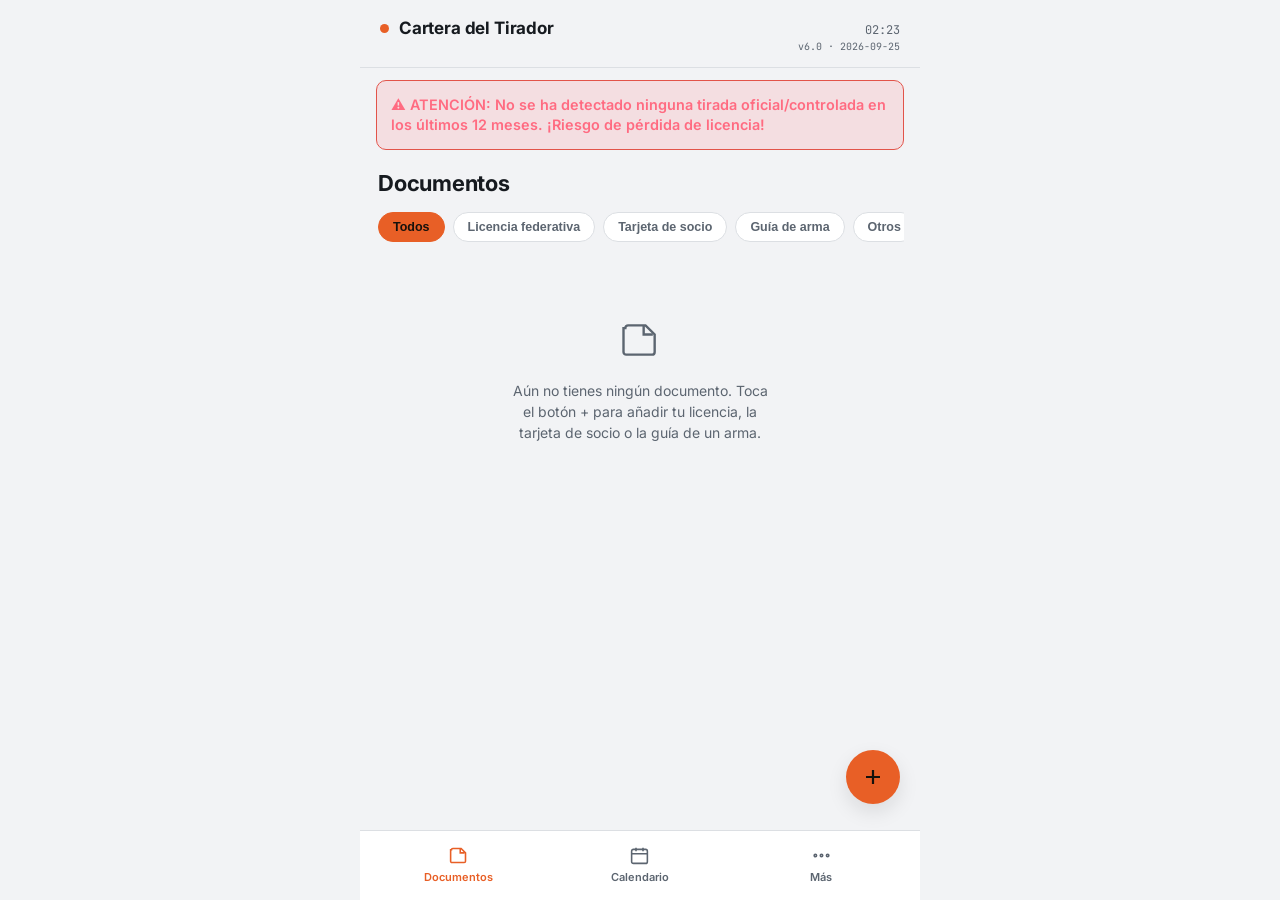
<file: index.html>
<!DOCTYPE html>
<html lang="es">
<head>
<meta charset="UTF-8">
<meta name="viewport" content="width=device-width, initial-scale=1, viewport-fit=cover">
<meta name="apple-mobile-web-app-capable" content="yes">
<meta name="apple-mobile-web-app-status-bar-style" content="black-translucent">
<meta name="theme-color" content="#10141a">
<title data-i18n="app_name">Cartera del Tirador</title>
<link rel="manifest" href="./manifest.json">
<link rel="apple-touch-icon" href="./icons/icon-180.png">
<link rel="icon" type="image/png" sizes="192x192" href="./icons/icon-192.png">
<link rel="preconnect" href="https://fonts.googleapis.com">
<link href="https://fonts.googleapis.com/css2?family=Inter:wght@400;500;600;700&family=JetBrains+Mono:wght@400;500;700;800&display=swap" rel="stylesheet">
<link rel="stylesheet" href="./css/styles.css">
</head>
<body>
<div id="app">

  <header class="top">
    <div class="brand"><span class="dot"></span><h1 data-i18n="app_name">Cartera del tirador</h1></div>
    <div style="display:flex; flex-direction:column; align-items:flex-end; gap:2px;">
      <span class="sub" id="clock">--:--</span>
      <span id="appVersion" style="font-size:10px; color:var(--text-dim); font-family:'JetBrains Mono', monospace;">v?</span>
    </div>
  </header>

  <div id="alerta-obligatoria" class="alerta-caducitat" data-i18n="alert_license">
    ⚠️ ATENCIÓN: No se ha detectado ninguna tirada oficial/controlada en los últimos 12 meses. ¡Riesgo de pérdida de licencia!
  </div>

  <main>

    <!-- ============ DOCUMENTS ============ -->
    <section class="view active" id="view-docs">
      <div class="section-head"><h2 data-i18n="docs_title">Documentos</h2></div>
      <div class="chips" id="chips"></div>
      <div id="docGridWrap"></div>
    </section>

    <!-- ============ CALENDARI ============ -->
    <section class="view" id="view-calendar">
      <div class="section-head">
        <h2 data-i18n="cal_title">Calendario</h2>
        <button class="btn-primary" id="addEventBtn" style="width:auto; padding:8px 14px; font-size:13px;" data-i18n="cal_add">+ Añadir</button>
      </div>

      <div style="display:flex; gap:8px; margin-bottom:14px;">
        <button class="btn-secondary" id="ocrBtn" style="margin:0; flex:1;" data-i18n="cal_import_file">📎 Importar (PDF/Excel/foto)</button>
        <button class="btn-secondary" id="pasteBtn" style="margin:0; flex:1;" data-i18n="cal_paste_text">📋 Pegar texto</button>
      </div>
      <input type="file"
        accept=".pdf,.xlsx,.xls,.csv,.ods,.txt,image/*,application/pdf,application/vnd.openxmlformats-officedocument.spreadsheetml.sheet,application/vnd.ms-excel,text/csv,text/plain"
        id="ocrFile" style="display:none;">

      <div class="card" style="padding:14px;">
        <div style="display:flex; justify-content:space-between; align-items:center; margin-bottom:10px;">
          <button id="prevMonth" class="theme-btn" style="flex:0 0 40px;">‹</button>
          <div id="monthLabel" style="font-weight:700; font-size:15px;"></div>
          <button id="nextMonth" class="theme-btn" style="flex:0 0 40px;">›</button>
        </div>
        <div id="calendarGrid" class="cal-grid"></div>
      </div>

      <div class="cal-legend">
        <span><i style="background:#1e90ff"></i><span data-i18n="cal_legend_controlada">Controlada</span></span>
        <span><i style="background:#2ed573"></i><span data-i18n="cal_legend_oficial">Oficial</span></span>
        <span><i style="background:#9b5de5"></i><span data-i18n="cal_legend_categoria">Categoría</span></span>
        <span><i style="background:#f15bb5"></i><span data-i18n="cal_legend_avis">Aviso</span></span>
        <span><i style="background:#ff6a2b"></i><span data-i18n="cal_legend_llicencia_f">Licencia F</span></span>
      </div>

      <div id="calFilters"></div>

      <div class="section-head"><h2 style="font-size:16px;" data-i18n="cal_upcoming">Próximos eventos</h2></div>
      <div id="upcomingList"></div>

      <div class="section-head"><h2 style="font-size:16px;" data-i18n="cal_history">Historial</h2></div>
      <div id="historyList"></div>
    </section>

    <!-- ============ MÉS ============ -->
    <section class="view" id="view-more">
        <div class="section-head"><h2 data-i18n="more_title">Más</h2></div>
        <div class="card">
            <div class="card-title" data-i18n="sec_title">Seguridad</div>
            <div id="secStatus" class="card-text">—</div>
            <button class="btn-primary" id="secSetupBtn" data-i18n="sec_setup">Configurar PIN</button>
            <button class="btn-secondary" id="secBioBtn" style="display:none;" data-i18n="sec_enable_bio">Activar Face ID / Touch ID</button>
            <button class="btn-secondary" id="secRemoveBtn" style="display:none; color:var(--danger); border-color:var(--danger);" data-i18n="sec_remove">Quitar PIN</button>
        </div>
                                                                                          
        <div class="card">
            <div class="card-title" data-i18n="more_language">Idioma</div>
            <div class="theme-row" id="langRow">
                <button class="theme-btn" data-lang="es">Español</button>
                <button class="theme-btn" data-lang="ca">Català</button>
            </div>
        </div>

        <div class="card">
            <div class="card-title" data-i18n="more_folder">Carpeta de guardado</div>
            <div id="folderStatus" class="card-text" data-i18n="more_folder_none">Ninguna carpeta configurada...</div>
            <button class="btn-primary" id="pickFolderBtn" data-i18n="more_folder_pick">Elegir carpeta</button>
            <button class="btn-secondary" id="clearFolderBtn" data-i18n="more_folder_clear">Quitar carpeta</button>
        </div>

        <div class="card">
            <div class="card-title" data-i18n="more_notif">Recordatorios</div>
            <div id="notifStatus" class="card-text">—</div>
            <button class="btn-primary" id="askNotifBtn" data-i18n="more_notif_ask">Activar notificaciones</button>
            <button class="btn-secondary" id="testNotifBtn" data-i18n="more_notif_test">Prueba de notificación</button>
        </div>

        <div class="card">
            <div class="card-title" data-i18n="more_theme">Apariencia</div>
            <div class="theme-row">
                <button class="theme-btn" data-theme="auto" data-i18n="more_theme_auto">Auto</button>
                <button class="theme-btn" data-theme="dark" data-i18n="more_theme_dark">Oscuro</button>
                <button class="theme-btn" data-theme="light" data-i18n="more_theme_light">Claro</button>
            </div>
        </div>

        <div class="card">
            <div class="card-title" data-i18n="more_backup">Copia de seguridad</div>
            <div class="card-text" data-i18n="more_backup_desc">Exporta todos los documentos y eventos en un solo archivo JSON.</div>
            <button class="btn-primary" id="exportBtn" data-i18n="more_backup_export">Exportar copia</button>
            <button class="btn-secondary" id="importBtn" data-i18n="more_backup_import">Importar copia</button>
            <input type="file" accept="application/json,.json" id="importFile" style="display:none;">
        </div>

        <div class="card">
            <div class="card-title" data-i18n="more_update">Actualizaciones</div>
            <div id="updateStatus" class="card-text">—</div>
            <button class="btn-primary" id="checkUpdateBtn" data-i18n="more_update_check">Buscar actualizaciones</button>
        </div>

              <!-- SEGURETAT -->
      <div class="card">
        <div class="card-title" data-i18n="sec_title">Seguridad</div>
        <div id="secStatus" class="card-text">—</div>
        <button class="btn-primary" id="secSetupBtn" data-i18n="sec_setup">Configurar PIN</button>
        <button class="btn-secondary" id="secBioBtn" style="display:none;" data-i18n="sec_enable_bio">Activar Face ID / Touch ID</button>
        <button class="btn-secondary" id="secRemoveBtn" style="display:none; color:var(--danger); border-color:var(--danger);" data-i18n="sec_remove">Quitar PIN</button>
      </div>

      <!-- AUTO-BACKUP -->
      <div class="card">
        <div class="card-title" data-i18n="backup_auto_title">Copia de seguridad automática</div>
        <div id="autoBackupStatus" class="card-text">—</div>
        <label style="display:flex; align-items:center; gap:10px; margin-bottom:12px;">
          <input type="checkbox" id="autoBackupToggle" style="width:auto;">
          <span data-i18n="backup_auto_enable">Activar backup semanal</span>
        </label>
        <button class="btn-secondary" id="backupNowBtn" data-i18n="backup_now">Hacer backup ahora</button>
      </div>

      <!-- COMPRESSIÓ D'IMATGES -->
      <div class="card">
        <div class="card-title" data-i18n="img_compress_title">Compresión de imágenes</div>
        <div class="card-text" data-i18n="img_compress_desc">Reduce el tamaño de las fotos antes de guardarlas. Ahorra espacio.</div>
        <div class="theme-row" id="compressRow">
          <button class="theme-btn" data-compress="off" data-i18n="img_off">Sin comprimir</button>
          <button class="theme-btn" data-compress="medium" data-i18n="img_medium">Media</button>
          <button class="theme-btn" data-compress="high" data-i18n="img_high">Alta</button>
        </div>
      </div>

        <div class="card">
            <div class="card-title" data-i18n="more_danger">Zona de peligro</div>
            <div class="card-text" data-i18n="more_danger_desc">Borrar todos los documentos y eventos de este dispositivo.</div>
            <button class="btn-secondary" id="wipeBtn" style="color:var(--danger); border-color:var(--danger);" data-i18n="more_danger_btn">Borrar todo</button>
        </div>
    </section>

  </main>

  <nav class="tabbar">
    <button class="tab-btn active" data-view="docs">
      <svg viewBox="0 0 24 24"><path d="M4 5.5C4 4.67 4.67 4 5.5 4H15l5 5v9.5c0 .83-.67 1.5-1.5 1.5h-14C3.67 20 3 19.33 3 18.5v-13z"/><path d="M14 4v5h5"/></svg>
      <span data-i18n="tab_docs">Documentos</span>
    </button>
    <button class="tab-btn" data-view="calendar">
      <svg viewBox="0 0 24 24"><rect x="3" y="5" width="18" height="16" rx="2"/><path d="M3 10h18M8 3v4M16 3v4"/></svg>
      <span data-i18n="tab_calendar">Calendario</span>
    </button>
    <button class="tab-btn" data-view="more">
      <svg viewBox="0 0 24 24"><circle cx="5" cy="12" r="1.4"/><circle cx="12" cy="12" r="1.4"/><circle cx="19" cy="12" r="1.4"/></svg>
      <span data-i18n="tab_more">Más</span>
    </button>
  </nav>

  <button class="fab" id="fabAdd" title="Add">
    <svg viewBox="0 0 24 24"><path d="M12 5v14M5 12h14"/></svg>
  </button>

  <!-- Overlay: afegir document -->
  <div class="overlay" id="addOverlay">
    <div class="sheet">
      <div class="sheet-handle"></div>
      <h3 data-i18n="docs_add">Añadir documento</h3>
      <div class="field">
        <label data-i18n="docs_field_cat">Categoría</label>
        <select id="fCategory">
          <option value="Llicència" data-i18n="docs_cat_licencia">Licencia federativa</option>
          <option value="Soci" data-i18n="docs_cat_soci">Tarjeta de socio</option>
          <option value="Arma" data-i18n="docs_cat_arma">Guía de arma</option>
          <option value="Altres" data-i18n="docs_cat_altres">Otros</option>
        </select>
      </div>
      <div class="field">
        <label data-i18n="docs_field_title">Título</label>
        <input type="text" id="fTitle" data-i18n-ph="docs_field_title_ph" placeholder="Ej: Guía Beretta 92FS">
      </div>
      <div class="field">
        <label data-i18n="docs_field_images">Imágenes</label>
        <div id="previewWrap"></div>
        <div class="capture-row">
          <label class="capture-btn">
            <svg viewBox="0 0 24 24"><path d="M4 8a2 2 0 0 1 2-2h1l1.2-1.6A1 1 0 0 1 9 4h6a1 1 0 0 1 .8.4L17 6h1a2 2 0 0 1 2 2v10a2 2 0 0 1-2 2H6a2 2 0 0 1-2-2V8z"/><circle cx="12" cy="13" r="3.4"/></svg>
            <span data-i18n="docs_take_photo">Hacer foto</span>
            <input type="file" accept="image/*" capture="environment" id="fileCamera" style="display:none;">
          </label>
          <label class="capture-btn">
            <svg viewBox="0 0 24 24"><path d="M12 16V4M12 4l-4 4M12 4l4 4"/><path d="M4 16v3a2 2 0 0 0 2 2h12a2 2 0 0 0 2-2v-3"/></svg>
            <span data-i18n="docs_upload">Subir imágenes</span>
            <input type="file" accept="image/*" multiple id="fileUpload" style="display:none;">
          </label>
        </div>
        <div class="field-hint" data-i18n="docs_images_hint">Puedes añadir más de una.</div>
      </div>
      <button class="btn-primary" id="saveDocBtn" disabled data-i18n="docs_save">Guardar documento</button>
      <button class="btn-secondary" id="cancelDocBtn" data-i18n="docs_cancel">Cancelar</button>
    </div>
  </div>

  <!-- Overlay: afegir/editar esdeveniment -->
  <div class="overlay" id="eventOverlay">
    <div class="sheet">
      <div class="sheet-handle"></div>
      <h3 id="eventSheetTitle" data-i18n="cal_event_title">Añadir evento</h3>
      <div class="field">
        <label data-i18n="cal_event_type">Tipo</label>
        <select id="evType">
          <option value="controlada" data-i18n="ev_controlada">Tirada controlada</option>
          <option value="oficial" data-i18n="ev_oficial">Tirada oficial</option>
          <option value="categoria" data-i18n="ev_categoria">Tirada para subir de categoría</option>
          <option value="llicencia-f" data-i18n="ev_llicencia_f">Licencia F (obtención)</option>
          <option value="avis" data-i18n="ev_avis">Aviso / tirada programada</option>
        </select>
      </div>
      <div class="field">
        <label data-i18n="cal_event_date">Fecha</label>
        <input type="date" id="evDate" required>
      </div>
      <div class="field">
        <label data-i18n="cal_event_name">Título</label>
        <input type="text" id="evTitle" data-i18n-ph="cal_event_name_ph" placeholder="Ej: Tirada Club Sabadell">
      </div>
      <div class="field">
        <label data-i18n="cal_event_notes">Notas (opcional)</label>
        <input type="text" id="evNotes" data-i18n-ph="cal_event_notes_ph" placeholder="Observaciones...">
      </div>
      <div class="field" style="display:flex; align-items:center; gap:10px;">
        <input type="checkbox" id="evReminder" style="width:auto;">
        <label for="evReminder" style="margin:0;" data-i18n="cal_event_reminder">Recordatorio en el teléfono</label>
      </div>
      <div class="field" id="reminderDaysField" style="display:none;">
        <label data-i18n="cal_event_days_before">Días de antelación</label>
        <input type="number" id="evReminderDays" value="3" min="0" max="30">
      </div>
      <button class="btn-primary" id="saveEventBtn" data-i18n="cal_event_save">Guardar</button>
      <button class="btn-secondary" id="icsEventBtn" style="display:none;" data-i18n="cal_event_ics">Añadir al calendario del teléfono</button>
      <button class="btn-secondary" id="deleteEventBtn" style="display:none; color:var(--danger); border-color:var(--danger);" data-i18n="cal_event_delete_btn">Eliminar evento</button>
      <button class="btn-secondary" id="cancelEventBtn" data-i18n="cal_cancel">Cancelar</button>
    </div>
  </div>

  <!-- Overlay OCR -->
  <div class="overlay" id="ocrOverlay">
    <div class="sheet" style="text-align:center;">
      <div class="sheet-handle"></div>
      <h3 data-i18n="ocr_reading">Leyendo el calendario…</h3>
      <div id="ocrStatus" style="color:var(--text-dim); font-size:13.5px; margin:16px 0;" data-i18n="ocr_preparing">Preparando…</div>
      <div id="ocrProgress" style="font-size:28px; font-weight:700; color:var(--accent); font-family:'JetBrains Mono', monospace;"></div>
      <div style="font-size:11.5px; color:var(--text-dim); margin-top:18px;" data-i18n="ocr_wait">Puede tardar unos segundos. No cierres la app.</div>
    </div>
  </div>

  <!-- Overlay enganxar text -->
  <div class="overlay" id="pasteOverlay">
    <div class="sheet">
      <div class="sheet-handle"></div>
      <h3 data-i18n="ocr_paste_title">Pegar texto del calendario</h3>
      <div class="field-hint" style="margin-bottom:10px;" data-i18n="ocr_paste_hint">
        Abre el PDF o la web del club, selecciona todo el texto, cópialo y pégalo aquí.
      </div>
      <div class="field">
        <textarea id="pasteText" rows="10"
          style="width:100%; background:var(--surface-2); border:1px solid var(--border);
                 border-radius:10px; padding:10px; color:var(--text);
                 font-family:'JetBrains Mono', monospace; font-size:12px;"
          data-i18n-ph="ocr_paste_ph" placeholder="Pega aquí el texto…"></textarea>
      </div>
      <button class="btn-primary" id="pasteAnalyzeBtn" data-i18n="ocr_analyze">Analizar</button>
      <button class="btn-secondary" id="pasteCancelBtn" data-i18n="cal_cancel">Cancelar</button>
    </div>
  </div>

  <!-- Previsualització d'esdeveniments detectats -->
  <div class="overlay" id="ocrPreviewOverlay">
    <div class="sheet" style="max-height:92vh;">
      <div class="sheet-handle"></div>
      <h3 data-i18n="ocr_detected">Eventos detectados</h3>
      <div id="ocrPreviewInfo" style="font-size:12px; color:var(--text-dim); margin-bottom:12px;"></div>
      <div style="display:flex; gap:6px; margin-bottom:10px;">
        <button class="theme-btn" id="ocrSelectAll" style="flex:1; font-size:11.5px;" data-i18n="ocr_select_all">Todos</button>
        <button class="theme-btn" id="ocrSelectNone" style="flex:1; font-size:11.5px;" data-i18n="ocr_select_none">Ninguno</button>
      </div>
      <div id="ocrPreviewList" style="max-height:55vh; overflow-y:auto;
        border:1px solid var(--border); border-radius:10px; margin-bottom:14px;"></div>
      <button class="btn-primary" id="ocrSaveBtn" data-i18n="ocr_add_selected">Añadir seleccionados</button>
      <button class="btn-secondary" id="ocrCancelBtn" data-i18n="cal_cancel">Cancelar</button>
    </div>
  </div>

  <!-- Viewer -->
  <div class="viewer" id="viewer">
    <div class="viewer-top">
      <button id="viewerClose"><svg viewBox="0 0 24 24"><path d="M6 6l12 12M18 6L6 18"/></svg></button>
      <button id="viewerDelete"><svg viewBox="0 0 24 24" stroke="#e2544a"><path d="M4 7h16M9 7V5a1 1 0 0 1 1-1h4a1 1 0 0 1 1 1v2M6 7l1 13a2 2 0 0 0 2 2h6a2 2 0 0 0 2-2l1-13"/></svg></button>
    </div>
    <div class="viewer-body"><div class="viewer-gallery" id="viewerGallery"></div></div>
    <div class="viewer-dots" id="viewerDots"></div>
    <div class="viewer-foot">
      <div class="cat" id="viewerCat"></div>
      <div class="title" id="viewerTitle"></div>
    </div>
  </div>

  <div class="toast" id="toast"></div>
</div>

<script type="module" src="./js/app.js"></script>
<script>
  if ('serviceWorker' in navigator) {
    window.addEventListener('load', () => {
      navigator.serviceWorker.register('./service-worker.js')
        .catch(err => console.warn('SW:', err));
    });
  }
</script>
</body>
</html>
</file>
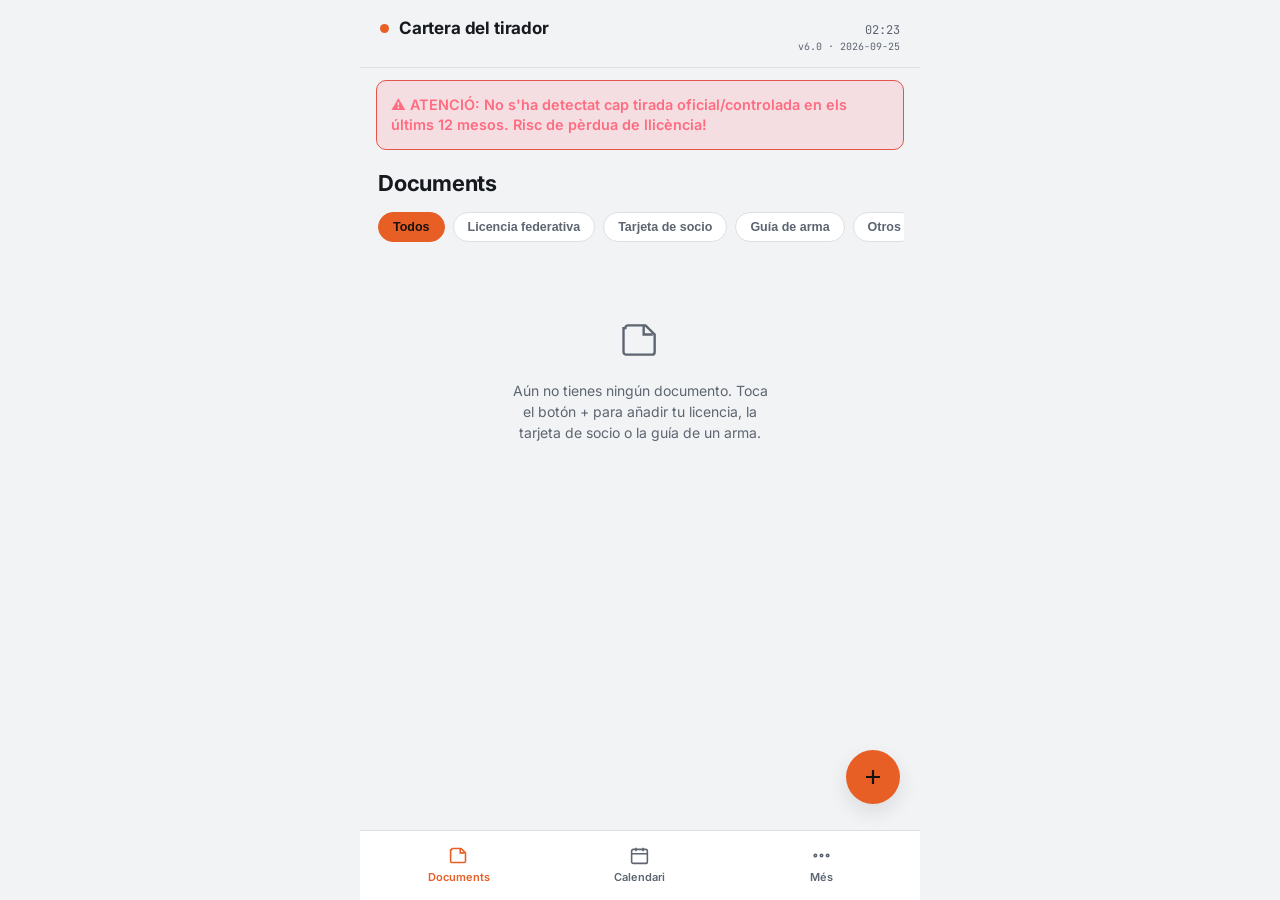
<file: index_old.html>
<!DOCTYPE html>
<html lang="ca">
<head>
<meta charset="UTF-8">
<meta name="viewport" content="width=device-width, initial-scale=1, viewport-fit=cover">
<meta name="apple-mobile-web-app-capable" content="yes">
<meta name="apple-mobile-web-app-status-bar-style" content="black-translucent">
<meta name="theme-color" content="#10141a">
<title>Cartera del Tirador</title>
<link rel="manifest" href="./manifest.json">
<link rel="apple-touch-icon" href="./icons/icon-180.png">
<link rel="icon" type="image/png" sizes="192x192" href="./icons/icon-192.png">
<link rel="preconnect" href="https://fonts.googleapis.com">
<link href="https://fonts.googleapis.com/css2?family=Inter:wght@400;500;600;700&family=JetBrains+Mono:wght@400;500;700;800&display=swap" rel="stylesheet">
<link rel="stylesheet" href="./css/styles.css">
</head>
<body>
<div id="app">

  <header class="top">
  <div class="brand"><span class="dot"></span><h1>Cartera del tirador</h1></div>
  <div style="display:flex; flex-direction:column; align-items:flex-end; gap:2px;">
    <span class="sub" id="clock">--:--</span>
    <span id="appVersion" style="font-size:10px; color:var(--text-dim); font-family:'JetBrains Mono', monospace;">v?</span>
  </div>
</header>

  <div id="alerta-obligatoria" class="alerta-caducitat">
    ⚠️ ATENCIÓ: No s'ha detectat cap tirada oficial/controlada en els últims 12 mesos. Risc de pèrdua de llicència!
  </div>

  <main>

    <!-- ============ DOCUMENTS ============ -->
    <section class="view active" id="view-docs">
      <div class="section-head"><h2>Documents</h2></div>
      <div class="chips" id="chips"></div>
      <div id="docGridWrap"></div>
    </section>

    <!-- ============ CALENDARI ============ -->
    <section class="view" id="view-calendar">
      <div class="section-head">
        <h2>Calendari</h2>
        <button class="btn-primary" id="addEventBtn" style="width:auto; padding:8px 14px; font-size:13px;">+ Afegir</button>
      </div>

      <div style="display:flex; gap:8px; margin-bottom:14px;">
        <button class="btn-secondary" id="ocrBtn" style="margin:0; flex:1;">📷 Importar (PDF/Excel/foto)</button>
        <button class="btn-secondary" id="pasteBtn" style="margin:0; flex:1;">📋 Enganxar text</button>
      </div>
      <input type="file"
  accept=".pdf,.xlsx,.xls,.csv,.ods,.txt,image/*,application/pdf,application/vnd.openxmlformats-officedocument.spreadsheetml.sheet,application/vnd.ms-excel,text/csv,text/plain"
  id="ocrFile" style="display:none;">

      <div class="card" style="padding:14px;">
        <div style="display:flex; justify-content:space-between; align-items:center; margin-bottom:10px;">
          <button id="prevMonth" class="theme-btn" style="flex:0 0 40px;">‹</button>
          <div id="monthLabel" style="font-weight:700; font-size:15px;"></div>
          <button id="nextMonth" class="theme-btn" style="flex:0 0 40px;">›</button>
        </div>
        <div id="calendarGrid" class="cal-grid"></div>
      </div>

      <div class="cal-legend">
        <span><i style="background:#1e90ff"></i>Controlada</span>
        <span><i style="background:#2ed573"></i>Oficial</span>
        <span><i style="background:#9b5de5"></i>Categoria</span>
        <span><i style="background:#f15bb5"></i>Avís</span>
        <span><i style="background:#ff6a2b"></i>Llicència F</span>
      </div>

      <div id="calFilters"></div>

      <div class="section-head"><h2 style="font-size:16px;">Pròxims esdeveniments</h2></div>
      <div id="upcomingList"></div>

      <div class="section-head"><h2 style="font-size:16px;">Historial</h2></div>
      <div id="historyList"></div>
    </section>

    <!-- ============ MÉS ============ -->
    <section class="view" id="view-more">
      <div class="section-head"><h2>Més</h2></div>

      <div class="card">
        <div class="card-title">Carpeta de desament</div>
        <div id="folderStatus" class="card-text">Cap carpeta configurada. Les imatges es desaran a Baixades per defecte.</div>
        <button class="btn-primary" id="pickFolderBtn">Triar carpeta</button>
        <button class="btn-secondary" id="clearFolderBtn">Treure carpeta</button>
      </div>

      <div class="card">
        <div class="card-title">Recordatoris</div>
        <div id="notifStatus" class="card-text">Permís de notificacions no sol·licitat.</div>
        <button class="btn-primary" id="askNotifBtn">Activar notificacions</button>
        <button class="btn-secondary" id="testNotifBtn">Prova de notificació</button>
      </div>

      <div class="card">
        <div class="card-title">Aparença</div>
        <div class="theme-row">
          <button class="theme-btn" data-theme="auto">Auto</button>
          <button class="theme-btn" data-theme="dark">Fosc</button>
          <button class="theme-btn" data-theme="light">Clar</button>
        </div>
      </div>

      <div class="card">
        <div class="card-title">Còpia de seguretat</div>
        <div class="card-text">Exporta tots els documents i esdeveniments en un sol fitxer JSON.</div>
        <button class="btn-primary" id="exportBtn">Exporta còpia</button>
        <button class="btn-secondary" id="importBtn">Importa còpia</button>
        <input type="file" accept="application/json,.json" id="importFile" style="display:none;">
      </div>

      <div class="card">
        <div class="card-title">Zona de perill</div>
        <div class="card-text">Esborrar tots els documents i esdeveniments d'aquest dispositiu.</div>
        <button class="btn-secondary" id="wipeBtn" style="color:var(--danger); border-color:var(--danger);">Esborrar tot</button>
      </div>
    </section>

  </main>

  <nav class="tabbar">
    <button class="tab-btn active" data-view="docs">
      <svg viewBox="0 0 24 24"><path d="M4 5.5C4 4.67 4.67 4 5.5 4H15l5 5v9.5c0 .83-.67 1.5-1.5 1.5h-14C3.67 20 3 19.33 3 18.5v-13z"/><path d="M14 4v5h5"/></svg>
      Documents
    </button>
    <button class="tab-btn" data-view="calendar">
      <svg viewBox="0 0 24 24"><rect x="3" y="5" width="18" height="16" rx="2"/><path d="M3 10h18M8 3v4M16 3v4"/></svg>
      Calendari
    </button>
    <button class="tab-btn" data-view="more">
      <svg viewBox="0 0 24 24"><circle cx="5" cy="12" r="1.4"/><circle cx="12" cy="12" r="1.4"/><circle cx="19" cy="12" r="1.4"/></svg>
      Més
    </button>
  </nav>

  <button class="fab" id="fabAdd" title="Afegir document">
    <svg viewBox="0 0 24 24"><path d="M12 5v14M5 12h14"/></svg>
  </button>

  <!-- Overlay: afegir document -->
  <div class="overlay" id="addOverlay">
    <div class="sheet">
      <div class="sheet-handle"></div>
      <h3>Afegir document</h3>
      <div class="field">
        <label>Categoria</label>
        <select id="fCategory">
          <option value="Llicència">Llicència federativa</option>
          <option value="Soci">Targeta de soci</option>
          <option value="Arma">Guia d'arma</option>
          <option value="Altres">Altres</option>
        </select>
      </div>
      <div class="field">
        <label>Títol</label>
        <input type="text" id="fTitle" placeholder="Ex: Guia Beretta 92FS">
      </div>
      <div class="field">
        <label>Imatges</label>
        <div id="previewWrap"></div>
        <div class="capture-row">
          <label class="capture-btn">
            <svg viewBox="0 0 24 24"><path d="M4 8a2 2 0 0 1 2-2h1l1.2-1.6A1 1 0 0 1 9 4h6a1 1 0 0 1 .8.4L17 6h1a2 2 0 0 1 2 2v10a2 2 0 0 1-2 2H6a2 2 0 0 1-2-2V8z"/><circle cx="12" cy="13" r="3.4"/></svg>
            Fer foto
            <input type="file" accept="image/*" capture="environment" id="fileCamera" style="display:none;">
          </label>
          <label class="capture-btn">
            <svg viewBox="0 0 24 24"><path d="M12 16V4M12 4l-4 4M12 4l4 4"/><path d="M4 16v3a2 2 0 0 0 2 2h12a2 2 0 0 0 2-2v-3"/></svg>
            Pujar imatges
            <input type="file" accept="image/*" multiple id="fileUpload" style="display:none;">
          </label>
        </div>
        <div class="field-hint">Pots afegir-ne més d'una.</div>
      </div>
      <button class="btn-primary" id="saveDocBtn" disabled>Desar document</button>
      <button class="btn-secondary" id="cancelDocBtn">Cancel·la</button>
    </div>
  </div>

  <!-- Overlay: afegir/editar esdeveniment -->
  <div class="overlay" id="eventOverlay">
    <div class="sheet">
      <div class="sheet-handle"></div>
      <h3 id="eventSheetTitle">Afegir esdeveniment</h3>
      <div class="field">
        <label>Tipus</label>
        <select id="evType">
          <option value="controlada">Tirada controlada</option>
          <option value="oficial">Tirada oficial</option>
          <option value="categoria">Tirada per pujar de categoria</option>
          <option value="llicencia-f">Llicència F (obtenció)</option>
          <option value="avis">Avís / tirada programada</option>
        </select>
      </div>
      <div class="field">
        <label>Data</label>
        <input type="date" id="evDate" required>
      </div>
      <div class="field">
        <label>Títol</label>
        <input type="text" id="evTitle" placeholder="Ex: Tirada Club Sabadell">
      </div>
      <div class="field">
        <label>Notes (opcional)</label>
        <input type="text" id="evNotes" placeholder="Observacions...">
      </div>
      <div class="field" style="display:flex; align-items:center; gap:10px;">
        <input type="checkbox" id="evReminder" style="width:auto;">
        <label for="evReminder" style="margin:0;">Recordatori al telèfon</label>
      </div>
      <div class="field" id="reminderDaysField" style="display:none;">
        <label>Dies d'antelació</label>
        <input type="number" id="evReminderDays" value="3" min="0" max="30">
      </div>
      <button class="btn-primary" id="saveEventBtn">Desar</button>
      <button class="btn-secondary" id="icsEventBtn" style="display:none;">Afegir al calendari del telèfon</button>
      <button class="btn-secondary" id="deleteEventBtn" style="display:none; color:var(--danger); border-color:var(--danger);">Esborrar esdeveniment</button>
      <button class="btn-secondary" id="cancelEventBtn">Cancel·la</button>
    </div>
  </div>

  <!-- Overlay OCR -->
  <div class="overlay" id="ocrOverlay">
    <div class="sheet" style="text-align:center;">
      <div class="sheet-handle"></div>
      <h3>Llegint el calendari…</h3>
      <div id="ocrStatus" style="color:var(--text-dim); font-size:13.5px; margin:16px 0;">Preparant…</div>
      <div id="ocrProgress" style="font-size:28px; font-weight:700; color:var(--accent); font-family:'JetBrains Mono', monospace;"></div>
      <div style="font-size:11.5px; color:var(--text-dim); margin-top:18px;">Pot trigar uns segons. No tanquis l'app.</div>
    </div>
  </div>

  <!-- Overlay enganxar text -->
  <div class="overlay" id="pasteOverlay">
    <div class="sheet">
      <div class="sheet-handle"></div>
      <h3>Enganxar text del calendari</h3>
      <div class="field-hint" style="margin-bottom:10px;">
        Obre el PDF o la web del club, selecciona tot el text, copia'l i enganxa'l aquí.
      </div>
      <div class="field">
        <textarea id="pasteText" rows="10"
          style="width:100%; background:var(--surface-2); border:1px solid var(--border);
                 border-radius:10px; padding:10px; color:var(--text);
                 font-family:'JetBrains Mono', monospace; font-size:12px;"
          placeholder="Enganxa aquí el text…"></textarea>
      </div>
      <button class="btn-primary" id="pasteAnalyzeBtn">Analitzar</button>
      <button class="btn-secondary" id="pasteCancelBtn">Cancel·la</button>
    </div>
  </div>

  <!-- Previsualització d'esdeveniments detectats -->
  <div class="overlay" id="ocrPreviewOverlay">
    <div class="sheet" style="max-height:92vh;">
      <div class="sheet-handle"></div>
      <h3>Esdeveniments detectats</h3>
      <div id="ocrPreviewInfo" style="font-size:12px; color:var(--text-dim); margin-bottom:12px;"></div>
      <div style="display:flex; gap:6px; margin-bottom:10px;">
        <button class="theme-btn" id="ocrSelectAll" style="flex:1; font-size:11.5px;">Tots</button>
        <button class="theme-btn" id="ocrSelectNone" style="flex:1; font-size:11.5px;">Cap</button>
      </div>
      <div id="ocrPreviewList" style="max-height:55vh; overflow-y:auto;
        border:1px solid var(--border); border-radius:10px; margin-bottom:14px;"></div>
      <button class="btn-primary" id="ocrSaveBtn">Afegir seleccionats</button>
      <button class="btn-secondary" id="ocrCancelBtn">Cancel·la</button>
    </div>
  </div>

  <!-- Viewer -->
  <div class="viewer" id="viewer">
    <div class="viewer-top">
      <button id="viewerClose"><svg viewBox="0 0 24 24"><path d="M6 6l12 12M18 6L6 18"/></svg></button>
      <button id="viewerDelete"><svg viewBox="0 0 24 24" stroke="#e2544a"><path d="M4 7h16M9 7V5a1 1 0 0 1 1-1h4a1 1 0 0 1 1 1v2M6 7l1 13a2 2 0 0 0 2 2h6a2 2 0 0 0 2-2l1-13"/></svg></button>
    </div>
    <div class="viewer-body"><div class="viewer-gallery" id="viewerGallery"></div></div>
    <div class="viewer-dots" id="viewerDots"></div>
    <div class="viewer-foot">
      <div class="cat" id="viewerCat"></div>
      <div class="title" id="viewerTitle"></div>
    </div>
  </div>

  <div class="toast" id="toast"></div>
</div>

<script type="module" src="./js/app.js"></script>
<script>
  if ('serviceWorker' in navigator) {
    window.addEventListener('load', () => {
      navigator.serviceWorker.register('./service-worker.js')
        .catch(err => console.warn('SW:', err));
    });
  }
</script>
</body>
</html>
</file>
<file: css/styles.css>
:root {
  --bg: #10141a;
  --surface: #1a2029;
  --surface-2: #232b35;
  --border: #2c3540;
  --text: #eef1f4;
  --text-dim: #8b97a3;
  --accent: #ff6a2b;
  --ok: #4fae7c;
  --danger: #e2544a;
  --shadow: rgba(0,0,0,0.35);
  color-scheme: dark;
}
@media (prefers-color-scheme: light) {
  :root:not([data-theme="dark"]) {
    --bg: #f2f3f5; --surface: #fff; --surface-2: #eceef1;
    --border: #dcdfe3; --text: #161a1f; --text-dim: #5c6570;
    --accent: #e85f26; --shadow: rgba(20,20,20,0.10); color-scheme: light;
  }
}
:root[data-theme="light"] {
  --bg: #f2f3f5; --surface: #fff; --surface-2: #eceef1;
  --border: #dcdfe3; --text: #161a1f; --text-dim: #5c6570;
  --accent: #e85f26; --shadow: rgba(20,20,20,0.10); color-scheme: light;
}
* { box-sizing: border-box; -webkit-tap-highlight-color: transparent; }
html, body { height: 100%; margin: 0; }
body {
  background: var(--bg); color: var(--text);
  font-family: 'Inter', -apple-system, BlinkMacSystemFont, 'Segoe UI', sans-serif;
  padding-top: env(safe-area-inset-top, 0px);
  padding-bottom: env(safe-area-inset-bottom, 0px);
  overflow-x: hidden;
}
#app { display: flex; flex-direction: column; height: 100dvh; max-width: 560px; margin: 0 auto; position: relative; }

header.top {
  padding: 18px 20px 14px; display: flex; align-items: baseline; justify-content: space-between;
  border-bottom: 1px solid var(--border); flex-shrink: 0;
}
header.top .brand { display: flex; align-items: baseline; gap: 10px; }
header.top .brand .dot { width: 9px; height: 9px; border-radius: 50%; background: var(--accent); display: inline-block; transform: translateY(-1px); }
header.top h1 { font-size: 17px; font-weight: 700; margin: 0; letter-spacing: -0.01em; }
header.top .sub { font-size: 12px; color: var(--text-dim); font-family: 'JetBrains Mono', monospace; }

main { flex: 1; overflow-y: auto; padding: 16px 16px calc(88px + env(safe-area-inset-bottom, 0px)); overflow-x: auto; }
section.view { display: none; animation: fade .18s ease; }
section.view.active { display: block; }
@keyframes fade { from { opacity: 0; } to { opacity: 1; } }

/* nav */
nav.tabbar {
  position: fixed; bottom: 0; left: 0; right: 0; max-width: 560px; margin: 0 auto;
  background: var(--surface); border-top: 1px solid var(--border);
  display: flex; padding: 8px 10px calc(10px + env(safe-area-inset-bottom, 0px)); gap: 4px; z-index: 20;
}
nav.tabbar button {
  flex: 1; background: none; border: none; color: var(--text-dim);
  display: flex; flex-direction: column; align-items: center; gap: 4px;
  padding: 6px 4px; border-radius: 12px; font-family: inherit; font-size: 11px; font-weight: 600; cursor: pointer;
}
nav.tabbar button svg { width: 21px; height: 21px; stroke: var(--text-dim); fill: none; stroke-width: 1.8; }
nav.tabbar button.active { color: var(--accent); }
nav.tabbar button.active svg { stroke: var(--accent); }

/* section head */
.section-head { display: flex; align-items: center; justify-content: space-between; margin: 4px 2px 14px; }
.section-head h2 { font-size: 22px; margin: 0; font-weight: 700; letter-spacing: -0.01em; }

/* chips */
.chips { display: flex; gap: 8px; overflow-x: auto; padding: 2px 2px 16px; }
.chips::-webkit-scrollbar { display: none; }
.chip {
  flex-shrink: 0; padding: 7px 14px; border-radius: 999px; border: 1px solid var(--border);
  background: var(--surface); color: var(--text-dim); font-size: 12.5px; font-weight: 600; cursor: pointer; white-space: nowrap;
}
.chip.active { background: var(--accent); border-color: var(--accent); color: #16110c; }

/* doc grid */
.doc-grid { display: grid; grid-template-columns: 1fr 1fr; gap: 12px; }
.doc-card {
  background: var(--surface); border: 1px solid var(--border); border-radius: 16px;
  overflow: hidden; cursor: pointer; display: flex; flex-direction: column; position: relative;
}
.doc-card .thumb { aspect-ratio: 4/3; background: var(--surface-2); display: flex; align-items: center; justify-content: center; overflow: hidden; position: relative; }
.doc-card .thumb img { width: 100%; height: 100%; object-fit: cover; display: block; }
.doc-card .thumb svg { width: 30px; height: 30px; stroke: var(--text-dim); fill: none; stroke-width: 1.5; }
.doc-card .meta { padding: 10px 12px 12px; }
.doc-card .cat { font-size: 10.5px; font-weight: 700; text-transform: uppercase; letter-spacing: 0.04em; color: var(--accent); margin-bottom: 3px; display: block; }
.doc-card .title { font-size: 13.5px; font-weight: 600; line-height: 1.25; display: block; overflow: hidden; text-overflow: ellipsis; white-space: nowrap; }

.empty-state { text-align: center; padding: 60px 24px; color: var(--text-dim); }
.empty-state svg { width: 44px; height: 44px; stroke: var(--text-dim); fill: none; stroke-width: 1.3; margin-bottom: 14px; }
.empty-state p { font-size: 14px; line-height: 1.5; margin: 0 auto; max-width: 260px; }

.fab {
  position: fixed; right: calc(50% - 280px + 20px); bottom: calc(96px + env(safe-area-inset-bottom, 0px));
  width: 54px; height: 54px; border-radius: 50%; background: var(--accent); border: none;
  display: flex; align-items: center; justify-content: center; box-shadow: 0 8px 20px var(--shadow); cursor: pointer; z-index: 15;
}
@media (max-width: 560px) { .fab { right: 20px; } }
.fab svg { width: 24px; height: 24px; stroke: #16110c; stroke-width: 2.2; fill: none; }

/* overlay */
.overlay { position: fixed; inset: 0; background: rgba(6,8,10,0.6); display: none; align-items: flex-end; z-index: 50; max-width: 560px; margin: 0 auto; }
.overlay.show { display: flex; }
.sheet {
  background: var(--surface); width: 100%; border-radius: 20px 20px 0 0;
  padding: 20px 20px calc(24px + env(safe-area-inset-bottom, 0px));
  max-height: 86vh; overflow-y: auto; border-top: 1px solid var(--border);
}
.sheet-handle { width: 36px; height: 4px; background: var(--border); border-radius: 3px; margin: 0 auto 16px; }
.sheet h3 { margin: 0 0 16px; font-size: 17px; font-weight: 700; }

.field { margin-bottom: 14px; }
.field label { display: block; font-size: 12px; font-weight: 600; color: var(--text-dim); margin-bottom: 6px; }
.field input[type="text"], .field input[type="date"], .field input[type="number"], .field select {
  width: 100%; background: var(--surface-2); border: 1px solid var(--border);
  border-radius: 10px; padding: 11px 12px; color: var(--text); font-family: inherit; font-size: 14.5px;
}
.field-hint { font-size: 11.5px; color: var(--text-dim); margin: 6px 2px 0; }

.capture-row { display: flex; gap: 10px; }
.capture-btn {
  flex: 1; background: var(--surface-2); border: 1px dashed var(--border); border-radius: 12px;
  padding: 16px 10px; display: flex; flex-direction: column; align-items: center; gap: 6px;
  color: var(--text-dim); font-size: 12px; font-weight: 600; cursor: pointer;
}
.capture-btn svg { width: 22px; height: 22px; stroke: var(--text-dim); fill: none; stroke-width: 1.6; }
.preview-strip { display: flex; gap: 10px; overflow-x: auto; padding: 2px 2px 6px; margin-bottom: 8px; }
.preview-thumb { position: relative; flex-shrink: 0; width: 84px; height: 84px; border-radius: 12px; overflow: hidden; background: var(--surface-2); }
.preview-thumb img { width: 100%; height: 100%; object-fit: cover; display: block; }
.preview-thumb button { position: absolute; top: 4px; right: 4px; background: rgba(0,0,0,0.6); border: none; color: #fff; width: 22px; height: 22px; border-radius: 50%; display: flex; align-items: center; justify-content: center; cursor: pointer; font-size: 13px; line-height: 1; }

.btn-primary {
  width: 100%; background: var(--accent); color: #16110c; border: none;
  padding: 14px; border-radius: 12px; font-family: inherit; font-size: 14.5px; font-weight: 700; cursor: pointer; margin-top: 4px;
}
.btn-primary:disabled { opacity: 0.45; }
.btn-secondary {
  width: 100%; background: transparent; color: var(--text-dim); border: 1px solid var(--border);
  padding: 12px; border-radius: 12px; font-family: inherit; font-size: 13.5px; font-weight: 600; cursor: pointer; margin-top: 8px;
}

/* viewer */
.viewer {
  position: fixed; inset: 0; background: #000; display: none; flex-direction: column; z-index: 60;
  max-width: 560px; margin: 0 auto;
  padding-top: env(safe-area-inset-top, 0px); padding-bottom: env(safe-area-inset-bottom, 0px);
}
.viewer.show { display: flex; }
.viewer-top { display: flex; align-items: center; justify-content: space-between; padding: 14px 16px; }
.viewer-top button { background: rgba(255,255,255,0.1); border: none; color: #fff; width: 34px; height: 34px; border-radius: 50%; display: flex; align-items: center; justify-content: center; cursor: pointer; }
.viewer-top button svg { width: 18px; height: 18px; stroke: #fff; fill: none; stroke-width: 2; }
.viewer-body { flex: 1; overflow: hidden; position: relative; }
.viewer-gallery { display: flex; height: 100%; overflow-x: auto; scroll-snap-type: x mandatory; -webkit-overflow-scrolling: touch; }
.viewer-gallery::-webkit-scrollbar { display: none; }
.viewer-slide { flex: 0 0 100%; scroll-snap-align: center; display: flex; align-items: center; justify-content: center; position: relative; padding: 0 12px; }
.viewer-slide img { max-width: 100%; max-height: 100%; object-fit: contain; border-radius: 8px; }
.viewer-slide .rmImg { position: absolute; top: 10px; right: 22px; background: rgba(0,0,0,0.55); border: none; color: #fff; width: 30px; height: 30px; border-radius: 50%; display: flex; align-items: center; justify-content: center; cursor: pointer; }
.viewer-dots { display: flex; justify-content: center; gap: 6px; padding-top: 10px; }
.viewer-dots span { width: 6px; height: 6px; border-radius: 50%; background: rgba(255,255,255,0.3); }
.viewer-dots span.on { background: var(--accent); }
.viewer-foot { padding: 6px 22px calc(20px + env(safe-area-inset-bottom, 0px)); }
.viewer-foot .cat { color: var(--accent); font-size: 11px; font-weight: 700; text-transform: uppercase; letter-spacing: 0.04em; }
.viewer-foot .title { color: #fff; font-size: 16px; font-weight: 700; margin: 3px 0 14px; }

/* cards / settings */
.card { background: var(--surface); border: 1px solid var(--border); border-radius: 16px; padding: 18px; margin-bottom: 14px; }
.card-title { font-size: 13.5px; font-weight: 700; margin-bottom: 8px; }
.card-text { font-size: 12.5px; color: var(--text-dim); line-height: 1.5; margin-bottom: 12px; }
.theme-row { display: flex; gap: 8px; }
.theme-btn {
  flex: 1; padding: 10px; border-radius: 10px; border: 1px solid var(--border);
  background: var(--surface-2); color: var(--text-dim); font-family: inherit; font-size: 12.5px; font-weight: 600; cursor: pointer;
}
.theme-btn.active { border-color: var(--accent); color: var(--accent); }

/* alerta */
.alerta-caducitat {
  background: rgba(255,71,87,0.12); border: 1px solid var(--danger); color: #ff6b81;
  padding: 14px; margin: 12px 16px 0; border-radius: 10px;
  font-size: 0.9rem; font-weight: 600; line-height: 1.4; display: none;
}
body.light-mode .alerta-caducitat { background: #fff5f5; color: var(--danger); }

/* calendar */
.cal-grid { display: grid; grid-template-columns: repeat(7, 1fr); gap: 2px; }
.cal-day {
  aspect-ratio: 1; display: flex; flex-direction: column; align-items: center; justify-content: center;
  border-radius: 8px; cursor: pointer; font-size: 12.5px; border: 1px solid transparent;
}
.cal-day.today { background: var(--surface-2); border-color: var(--accent); }
.cal-dot { width: 5px; height: 5px; border-radius: 50%; display: inline-block; }
.cal-legend { display: flex; gap: 12px; flex-wrap: wrap; font-size: 11.5px; color: var(--text-dim); margin: 0 4px 14px; }
.cal-legend span { display: flex; align-items: center; gap: 4px; }
.cal-legend i { display: inline-block; width: 9px; height: 9px; border-radius: 50%; }

/* events list */
.item-tirada {
  background: var(--surface); border: 1px solid var(--border);
  padding: 12px 15px; border-radius: 10px; margin-bottom: 10px;
  display: flex; justify-content: space-between; align-items: center; cursor: pointer;
}
.tirada-detalls { flex-grow: 1; }
.boto-del { background: none; border: none; color: var(--danger); font-weight: bold; font-size: 0.9rem; cursor: pointer; }

/* toast */
.toast {
  position: fixed; bottom: calc(100px + env(safe-area-inset-bottom, 0px)); left: 50%;
  transform: translateX(-50%) translateY(8px);
  background: var(--surface-2); border: 1px solid var(--border); color: var(--text);
  padding: 11px 18px; border-radius: 999px; font-size: 13px; font-weight: 600;
  opacity: 0; pointer-events: none; transition: opacity .2s, transform .2s; z-index: 80; white-space: nowrap; max-width: 90vw;
  overflow: hidden; text-overflow: ellipsis;
}
.toast.show { opacity: 1; transform: translateX(-50%) translateY(0); }

/* ============ UPDATE BANNER ============ */
.update-banner {
  position: fixed;
  top: 0; left: 0; right: 0;
  max-width: 560px;
  margin: 0 auto;
  background: var(--accent);
  color: #16110c;
  padding: 12px 16px;
  display: flex;
  justify-content: space-between;
  align-items: center;
  gap: 12px;
  z-index: 150;
  transform: translateY(-100%);
  transition: transform 0.3s ease;
  box-shadow: 0 4px 12px rgba(0,0,0,0.2);
}

.update-banner.show {
  transform: translateY(0);
}

.update-banner-text {
  font-size: 13.5px;
  font-weight: 600;
  flex: 1;
}

.update-banner-btn {
  background: #16110c;
  color: var(--accent);
  border: none;
  padding: 8px 14px;
  border-radius: 8px;
  font-family: inherit;
  font-size: 12.5px;
  font-weight: 700;
  cursor: pointer;
  white-space: nowrap;
}

/* ============ CHANGELOG MODAL ============ */
.changelog-modal {
  position: fixed;
  inset: 0;
  background: rgba(0,0,0,0.7);
  backdrop-filter: blur(4px);
  display: flex;
  align-items: center;
  justify-content: center;
  padding: 20px;
  z-index: 250;
  opacity: 0;
  transition: opacity 0.3s ease;
}

.changelog-modal.show {
  opacity: 1;
}

.changelog-content {
  background: var(--surface);
  border: 1px solid var(--border);
  border-radius: 20px;
  padding: 24px 22px 20px;
  max-width: 420px;
  width: 100%;
  max-height: 85vh;
  overflow-y: auto;
  transform: scale(0.95);
  transition: transform 0.3s ease;
}

.changelog-modal.show .changelog-content {
  transform: scale(1);
}

.changelog-header {
  text-align: center;
  margin-bottom: 20px;
}

.changelog-logo {
  width: 64px;
  height: 64px;
  border-radius: 50%;
  margin-bottom: 12px;
  border: 2px solid var(--accent);
}

.changelog-header h2 {
  font-size: 18px;
  font-weight: 700;
  margin: 0 0 4px;
  color: var(--text);
}

.changelog-date {
  font-size: 11.5px;
  color: var(--text-dim);
  font-family: 'JetBrains Mono', monospace;
}

.changelog-list {
  list-style: none;
  padding: 0;
  margin: 0 0 20px;
}

.changelog-list li {
  padding: 10px 0 10px 24px;
  position: relative;
  font-size: 13.5px;
  line-height: 1.5;
  color: var(--text);
  border-bottom: 1px solid var(--border);
}

.changelog-list li:last-child {
  border-bottom: none;
}

.changelog-list li::before {
  content: '✓';
  position: absolute;
  left: 0;
  top: 10px;
  color: var(--accent);
  font-weight: 700;
}
</file>
